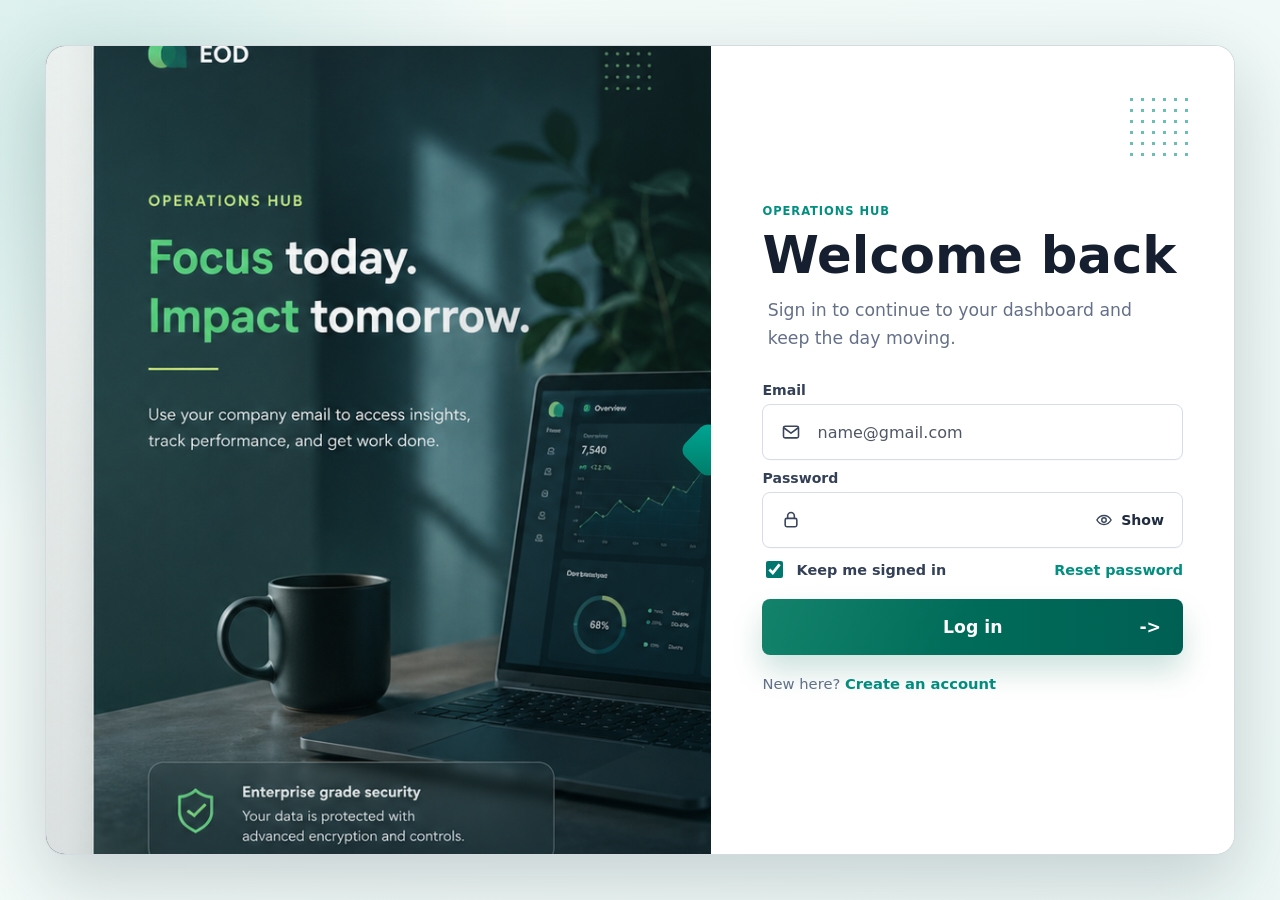
<file: login.html>
<!doctype html>
<html lang="en">
  <head>
    <meta charset="utf-8" />
    <meta name="viewport" content="width=device-width, initial-scale=1" />
    <title>Login - Enterprise Operations Dashboard</title>
    <link rel="stylesheet" href="auth.css" />
    <script src="auth.js" defer></script>
  </head>
  <body class="login-page">
    <main class="auth-shell login-shell">
      <section class="login-card" aria-labelledby="loginTitle">
        <aside class="login-visual" aria-label="Operations hub workspace preview">
          <img src="log/log in.png" alt="" aria-hidden="true" />
        </aside>

        <div class="auth-panel login-panel">
          <div class="dot-grid" aria-hidden="true"></div>
          <p class="eyebrow">Operations Hub</p>
          <h1 id="loginTitle">Welcome back</h1>
          <p class="auth-copy">Sign in to continue to your dashboard and keep the day moving.</p>

          <form class="auth-form" data-auth-form="login" novalidate>
            <label>
              <span>Email</span>
              <span class="input-shell">
                <svg viewBox="0 0 24 24" aria-hidden="true">
                  <rect x="3" y="5" width="18" height="14" rx="2"></rect>
                  <path d="m3.7 7.2 8.3 6.1 8.3-6.1"></path>
                </svg>
                <input name="email" type="email" autocomplete="email" placeholder="name@gmail.com" required />
              </span>
              <small class="field-error" data-error-for="email"></small>
            </label>

            <label class="password-field">
              <span>Password</span>
              <span class="input-shell">
                <svg viewBox="0 0 24 24" aria-hidden="true">
                  <rect x="5" y="10" width="14" height="10" rx="2"></rect>
                  <path d="M8 10V7a4 4 0 0 1 8 0v3"></path>
                </svg>
                <input
                  id="loginPassword"
                  name="password"
                  type="password"
                  autocomplete="current-password"
                  minlength="8"
                  value=""
                  required
                />
                <button
                  class="toggle-password"
                  type="button"
                  data-toggle-password="loginPassword"
                  aria-label="Show password"
                >
                  <svg viewBox="0 0 24 24" aria-hidden="true">
                    <path d="M2.5 12s3.5-6 9.5-6 9.5 6 9.5 6-3.5 6-9.5 6-9.5-6-9.5-6Z"></path>
                    <circle cx="12" cy="12" r="3"></circle>
                  </svg>
                  <span>Show</span>
                </button>
              </span>
              <small class="field-error" data-error-for="password"></small>
            </label>

            <div class="login-options">
              <label class="remember-row">
                <input name="remember" type="checkbox" checked />
                <span>Keep me signed in</span>
              </label>
              <button class="text-link" type="button" data-open-reset="resetPassword">Reset password</button>
            </div>

            <button class="submit-button" type="submit">
              <span class="button-text">Log in</span>
            </button>
            <p class="message" data-form-message role="status"></p>
          </form>

          <section class="reset-panel" id="resetPassword" hidden>
            <form class="reset-form" data-reset-form novalidate>
              <label>
                <span>Email</span>
                <input name="resetEmail" type="email" autocomplete="email" placeholder="name@gmail.com" required />
                <small class="field-error" data-error-for="resetEmail"></small>
              </label>
              <button class="submit-button submit-button--secondary" type="submit">
                <span class="button-text">Send reset link</span>
              </button>
              <p class="message" data-form-message role="status"></p>
            </form>
          </section>

          <p class="auth-footer">New here? <a href="/signup">Create an account</a></p>
        </div>
      </section>
    </main>
  </body>
</html>
</file>
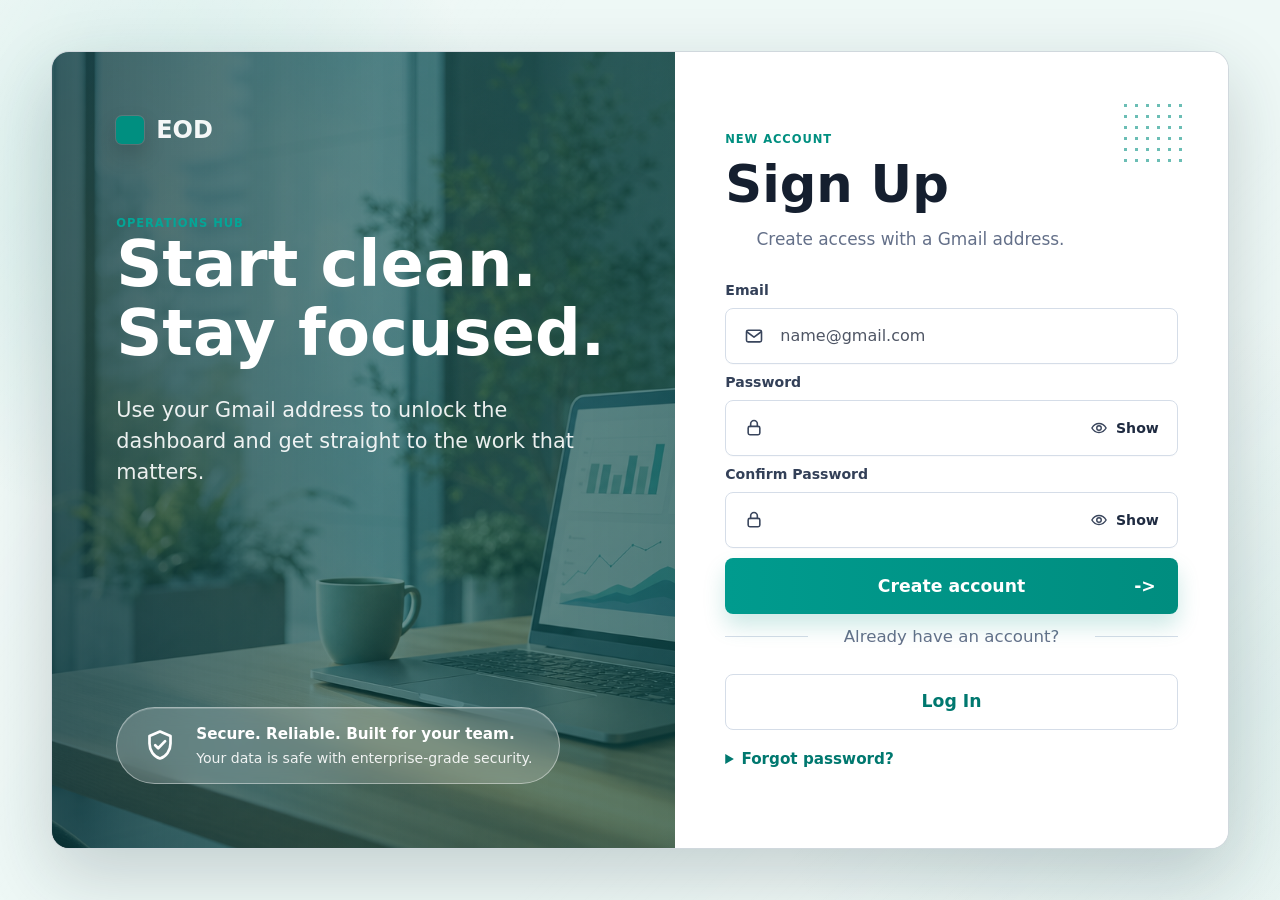
<file: signup.html>
<!doctype html>
<html lang="en">
  <head>
    <meta charset="utf-8" />
    <meta name="viewport" content="width=device-width, initial-scale=1" />
    <title>Sign Up - Enterprise Operations Dashboard</title>
    <link rel="stylesheet" href="auth.css" />
    <script src="auth.js" defer></script>
  </head>
  <body class="signup-page">
    <main class="auth-shell signup-shell">
      <section class="signup-card" aria-labelledby="signupTitle">
        <aside class="signup-visual" aria-label="Calm workspace dashboard preview">
          <img src="assets/signup-chill-workspace.png" alt="Calm workspace with dashboard charts" />
          <div class="visual-brand">
            <span class="brand-tile" aria-hidden="true"></span>
            <span>EOD</span>
          </div>
          <div class="visual-caption">
            <p class="eyebrow">Operations Hub</p>
            <h2>Start clean.<br />Stay focused.</h2>
            <p>Use your Gmail address to unlock the dashboard and get straight to the work that matters.</p>
          </div>
          <div class="security-note">
            <span class="security-icon" aria-hidden="true">
              <svg viewBox="0 0 24 24">
                <path d="M12 3 5 6v5c0 4.6 2.9 8.8 7 10 4.1-1.2 7-5.4 7-10V6l-7-3Z"></path>
                <path d="m8.8 12.2 2 2 4.6-4.8"></path>
              </svg>
            </span>
            <span>
              <strong>Secure. Reliable. Built for your team.</strong>
              <small>Your data is safe with enterprise-grade security.</small>
            </span>
          </div>
        </aside>

        <div class="auth-panel signup-panel">
          <div class="dot-grid" aria-hidden="true"></div>
          <p class="eyebrow">New Account</p>
          <h1 id="signupTitle">Sign Up</h1>
          <p class="auth-copy">Create access with a Gmail address.</p>

          <form class="auth-form" data-auth-form="signup" novalidate>
            <label>
              <span>Email</span>
              <span class="input-shell">
                <svg viewBox="0 0 24 24" aria-hidden="true">
                  <rect x="3" y="5" width="18" height="14" rx="2"></rect>
                  <path d="m3.7 7.2 8.3 6.1 8.3-6.1"></path>
                </svg>
                <input name="email" type="email" autocomplete="email" placeholder="name@gmail.com" required />
              </span>
              <small class="field-error" data-error-for="email"></small>
            </label>

            <label class="password-field">
              <span>Password</span>
              <span class="input-shell">
                <svg viewBox="0 0 24 24" aria-hidden="true">
                  <rect x="5" y="10" width="14" height="10" rx="2"></rect>
                  <path d="M8 10V7a4 4 0 0 1 8 0v3"></path>
                </svg>
                <input id="signupPassword" name="password" type="password" autocomplete="new-password" minlength="8" required />
                <button
                  class="toggle-password"
                  type="button"
                  data-toggle-password="signupPassword"
                  aria-label="Show password"
                >
                  <svg viewBox="0 0 24 24" aria-hidden="true">
                    <path d="M2.5 12s3.5-6 9.5-6 9.5 6 9.5 6-3.5 6-9.5 6-9.5-6-9.5-6Z"></path>
                    <circle cx="12" cy="12" r="3"></circle>
                  </svg>
                  <span>Show</span>
                </button>
              </span>
              <small class="field-error" data-error-for="password"></small>
            </label>

            <label class="password-field">
              <span>Confirm Password</span>
              <span class="input-shell">
                <svg viewBox="0 0 24 24" aria-hidden="true">
                  <rect x="5" y="10" width="14" height="10" rx="2"></rect>
                  <path d="M8 10V7a4 4 0 0 1 8 0v3"></path>
                </svg>
                <input id="confirmPassword" name="confirmPassword" type="password" autocomplete="new-password" minlength="8" required />
                <button
                  class="toggle-password"
                  type="button"
                  data-toggle-password="confirmPassword"
                  aria-label="Show password"
                >
                  <svg viewBox="0 0 24 24" aria-hidden="true">
                    <path d="M2.5 12s3.5-6 9.5-6 9.5 6 9.5 6-3.5 6-9.5 6-9.5-6-9.5-6Z"></path>
                    <circle cx="12" cy="12" r="3"></circle>
                  </svg>
                  <span>Show</span>
                </button>
              </span>
              <small class="field-error" data-error-for="confirmPassword"></small>
            </label>

            <button class="submit-button" type="submit">
              <span class="button-text">Create account</span>
            </button>
            <p class="message" data-form-message role="status"></p>
          </form>

          <div class="auth-footer auth-footer--action">
            <span class="footer-divider">Already have an account?</span>
            <a class="auth-link-button" href="/login">Log In</a>
          </div>

          <details class="forgot-panel">
            <summary>Forgot password?</summary>
            <form class="reset-form" data-reset-form novalidate>
              <label>
                <span>Email</span>
                <input name="resetEmail" type="email" autocomplete="email" placeholder="name@gmail.com" required />
                <small class="field-error" data-error-for="resetEmail"></small>
              </label>
              <button class="submit-button submit-button--secondary" type="submit">
                <span class="button-text">Send Reset Link</span>
              </button>
              <p class="message" data-form-message role="status"></p>
            </form>
          </details>
        </div>
      </section>
    </main>
  </body>
</html>
</file>
<file: auth.css>
:root {
  color-scheme: light;
  --ink: #151f2f;
  --muted: #647089;
  --line: #d5dde8;
  --paper: #eef8f6;
  --surface: #ffffff;
  --surface-strong: #eef3f8;
  --teal: #008f80;
  --teal-dark: #00786f;
  --red: #c2413b;
  --green: #2f9b68;
  --indigo: #5366c9;
  --shadow: 0 24px 70px rgba(28, 39, 55, 0.12);
}

* {
  box-sizing: border-box;
}

html {
  min-height: 100%;
}

body {
  min-height: 100vh;
  min-height: 100svh;
  margin: 0;
  background:
    linear-gradient(135deg, rgba(22, 131, 122, 0.14), transparent 34%),
    linear-gradient(315deg, rgba(83, 102, 201, 0.12), transparent 38%),
    var(--paper);
  color: var(--ink);
  font-family:
    Inter, ui-sans-serif, system-ui, -apple-system, BlinkMacSystemFont, "Segoe UI",
    sans-serif;
  letter-spacing: 0;
  -webkit-font-smoothing: antialiased;
  text-rendering: optimizeLegibility;
}

button,
input {
  font: inherit;
}

.auth-shell {
  min-height: 100vh;
  min-height: 100svh;
  display: grid;
  place-items: center;
  padding: 24px;
}

.auth-panel {
  width: min(100%, 460px);
  padding: 34px;
  border: 1px solid var(--line);
  border-radius: 8px;
  background: rgba(255, 255, 255, 0.96);
  box-shadow: var(--shadow);
}

.login-page {
  position: relative;
  background:
    radial-gradient(circle at 8% 14%, rgba(0, 143, 128, 0.15), transparent 30%),
    linear-gradient(120deg, rgba(245, 251, 249, 0.96), rgba(237, 248, 246, 0.8)),
    var(--paper);
}

.login-shell {
  padding: clamp(16px, 3.5vw, 48px);
}

.login-card {
  position: relative;
  width: min(1360px, 100%);
  min-height: clamp(650px, calc(100svh - clamp(32px, 7vw, 96px)), 820px);
  display: grid;
  grid-template-columns: minmax(0, 1.12fr) minmax(470px, 0.88fr);
  overflow: hidden;
  border: 1px solid rgba(122, 143, 159, 0.32);
  border-radius: 20px;
  background: var(--surface);
  box-shadow: 0 26px 72px rgba(23, 43, 55, 0.2);
  animation: settle-in 360ms ease-out both;
}

.login-visual {
  position: relative;
  min-height: 0;
  overflow: hidden;
  background: #082b2e;
  color: #fff;
}

.login-visual img {
  position: absolute;
  top: 50%;
  left: 0;
  width: 205%;
  max-width: none;
  min-height: 100%;
  height: auto;
  display: block;
  transform: translateY(-50%);
}

.login-visual::after {
  content: "";
  position: absolute;
  inset: 0;
  background:
    linear-gradient(90deg, rgba(4, 31, 35, 0.04), rgba(4, 31, 35, 0) 52%, rgba(4, 31, 35, 0.24)),
    linear-gradient(0deg, rgba(4, 31, 35, 0.08), rgba(255, 255, 255, 0.04));
  pointer-events: none;
}

.login-visual::before {
  content: "";
  position: absolute;
  top: 50%;
  right: -18px;
  z-index: 1;
  width: 42px;
  height: 42px;
  border-radius: 10px;
  background: linear-gradient(135deg, #00a896, #007a67);
  box-shadow: 0 12px 28px rgba(0, 87, 77, 0.24);
  transform: translateY(-50%) rotate(45deg);
}

.login-panel {
  position: relative;
  width: 100%;
  align-self: stretch;
  display: grid;
  align-content: center;
  justify-items: center;
  border: 0;
  border-radius: 0;
  background: #fff;
  box-shadow: none;
  padding: clamp(34px, 5vh, 68px) clamp(30px, 4vw, 60px);
}

.login-panel > :not(.dot-grid) {
  width: min(448px, 100%);
}

.signup-page {
  position: relative;
  background:
    radial-gradient(circle at 12% 20%, rgba(0, 143, 128, 0.16), transparent 26%),
    radial-gradient(circle at 92% 80%, rgba(82, 156, 151, 0.15), transparent 30%),
    var(--paper);
}

.signup-page::before {
  content: "";
  position: fixed;
  inset: 0;
  pointer-events: none;
  background:
    linear-gradient(120deg, rgba(255, 255, 255, 0.34), transparent 32%),
    linear-gradient(315deg, rgba(255, 255, 255, 0.26), transparent 36%);
  opacity: 0.85;
}

.signup-shell {
  padding: clamp(18px, 4vw, 56px);
}

.signup-card {
  position: relative;
  width: min(1288px, 100%);
  min-height: clamp(640px, calc(100svh - clamp(36px, 8vw, 112px)), 836px);
  display: grid;
  grid-template-columns: minmax(0, 1.06fr) minmax(500px, 0.94fr);
  overflow: hidden;
  border: 1px solid rgba(122, 143, 159, 0.35);
  border-radius: 18px;
  background: var(--surface);
  box-shadow: 0 26px 70px rgba(23, 43, 55, 0.2);
  animation: settle-in 360ms ease-out both;
}

.signup-visual {
  position: relative;
  min-height: 0;
  display: flex;
  flex-direction: column;
  justify-content: space-between;
  overflow: hidden;
  padding: clamp(42px, 5vw, 68px) clamp(42px, 5vw, 64px);
  background: #dfece7;
  color: #fff;
}

.signup-visual img {
  position: absolute;
  inset: 0;
  width: 100%;
  height: 100%;
  display: block;
  object-fit: cover;
  object-position: 50% 50%;
  transform: scale(1.01);
}

.signup-visual::after {
  content: "";
  position: absolute;
  inset: 0;
  background:
    linear-gradient(90deg, rgba(8, 53, 57, 0.72), rgba(9, 76, 73, 0.5) 52%, rgba(13, 80, 77, 0.58)),
    linear-gradient(0deg, rgba(6, 44, 47, 0.22), rgba(6, 44, 47, 0.16));
}

.visual-brand {
  position: relative;
  z-index: 1;
  display: inline-flex;
  align-items: center;
  gap: 12px;
  width: fit-content;
  color: rgba(255, 255, 255, 0.94);
  font-size: 1.5rem;
  font-weight: 850;
}

.brand-tile {
  width: 28px;
  height: 28px;
  border-radius: 6px;
  background: var(--teal);
  box-shadow: 0 0 0 1px rgba(255, 255, 255, 0.12), 0 10px 22px rgba(0, 0, 0, 0.18);
}

.visual-caption {
  position: relative;
  z-index: 1;
  max-width: 540px;
  margin-top: clamp(54px, 8vh, 104px);
  margin-bottom: auto;
  color: #fff;
}

.visual-caption .eyebrow {
  color: #04a596;
}

.visual-caption h2 {
  max-width: 520px;
  margin: 0;
  font-size: clamp(2.75rem, 5.2vw, 4rem);
  line-height: 1.08;
  letter-spacing: 0;
  font-weight: 900;
}

.visual-caption p:last-child {
  max-width: 500px;
  margin: clamp(20px, 3vh, 30px) 0 0;
  color: rgba(255, 255, 255, 0.91);
  font-size: clamp(1.05rem, 1.7vw, 1.3rem);
  line-height: 1.48;
}

.security-note {
  position: relative;
  z-index: 1;
  width: min(444px, 100%);
  display: flex;
  align-items: center;
  gap: 18px;
  padding: 17px 25px;
  border: 1px solid rgba(255, 255, 255, 0.42);
  border-radius: 999px;
  background: rgba(255, 255, 255, 0.18);
  box-shadow: inset 0 1px 0 rgba(255, 255, 255, 0.18);
  backdrop-filter: blur(12px);
}

.security-icon,
.security-note svg {
  width: 36px;
  height: 36px;
  flex: 0 0 auto;
}

.security-note svg {
  fill: none;
  stroke: currentColor;
  stroke-width: 1.8;
  stroke-linecap: round;
  stroke-linejoin: round;
}

.security-note strong,
.security-note small {
  display: block;
}

.security-note strong {
  font-size: 0.95rem;
  line-height: 1.25;
}

.security-note small {
  margin-top: 6px;
  color: rgba(255, 255, 255, 0.9);
  font-size: 0.88rem;
}

.signup-panel {
  position: relative;
  width: 100%;
  border: 0;
  border-radius: 0;
  box-shadow: none;
  background: #fff;
  align-self: stretch;
  display: grid;
  align-content: center;
  justify-items: center;
  padding: clamp(30px, 5vh, 70px) clamp(28px, 4vw, 50px);
}

.signup-panel > :not(.dot-grid) {
  width: min(506px, 100%);
}

.dot-grid {
  position: absolute;
  top: 48px;
  right: 46px;
  width: 62px;
  height: 62px;
  opacity: 0.58;
  background-image: radial-gradient(circle, var(--teal) 1.6px, transparent 1.7px);
  background-size: 11px 11px;
}

.brand-mark {
  display: grid;
  place-items: center;
  width: 52px;
  height: 52px;
  margin-bottom: 22px;
  border-radius: 8px;
  background: var(--teal);
  color: #fff;
  font-weight: 850;
}

.eyebrow {
  margin: 0;
  color: var(--teal);
  font-size: 0.72rem;
  font-weight: 800;
  letter-spacing: 0.08em;
  text-transform: uppercase;
}

h1 {
  margin: 8px 0 10px;
  font-size: clamp(1.8rem, 7vw, 2.55rem);
  line-height: 1.04;
  letter-spacing: 0;
}

.signup-panel h1 {
  margin: 12px 0 14px;
  font-size: clamp(2.6rem, 4vw, 3.25rem);
  font-weight: 900;
}

.login-panel h1 {
  max-width: 440px;
  margin: 10px 0 14px;
  font-size: clamp(2.45rem, 4vw, 3.25rem);
  font-weight: 900;
  line-height: 1.08;
}

.auth-copy,
.auth-footer {
  color: var(--muted);
  line-height: 1.55;
}

.auth-copy {
  margin: 0;
}

.signup-panel .auth-copy {
  max-width: 390px;
  font-size: 1.06rem;
}

.login-panel .auth-copy {
  max-width: 410px;
  font-size: 1.08rem;
  line-height: 1.6;
}

.auth-form {
  display: grid;
  gap: 14px;
  margin-top: 26px;
  position: relative;
  z-index: 1;
}

.signup-panel .auth-form {
  gap: 10px;
  margin-top: 30px;
}

.login-panel .auth-form {
  gap: 10px;
  margin-top: 30px;
}

label {
  display: grid;
  gap: 6px;
  min-width: 0;
}

label > span:first-child {
  color: var(--muted);
  font-size: 0.78rem;
  font-weight: 800;
}

.signup-panel label {
  gap: 10px;
}

.signup-panel label > span:first-child,
.login-panel label > span:first-child {
  color: #334058;
  font-size: 0.88rem;
  font-weight: 850;
}

input {
  min-height: 46px;
  width: 100%;
  border: 1px solid var(--line);
  border-radius: 6px;
  background: var(--surface);
  color: var(--ink);
  padding: 0 12px;
  outline: none;
}

input:focus {
  border-color: var(--teal);
  box-shadow: 0 0 0 3px rgba(22, 131, 122, 0.14);
}

.input-shell {
  min-height: 56px;
  display: flex;
  align-items: center;
  gap: 16px;
  padding: 0 18px;
  border: 1px solid var(--line);
  border-radius: 8px;
  background: #fff;
  box-shadow: 0 1px 0 rgba(15, 28, 45, 0.02);
  transition: border-color 180ms ease, box-shadow 180ms ease, transform 180ms ease;
}

.input-shell:focus-within {
  border-color: rgba(0, 143, 128, 0.7);
  box-shadow: 0 0 0 4px rgba(0, 143, 128, 0.12);
  transform: translateY(-1px);
}

.input-shell svg {
  width: 20px;
  height: 20px;
  flex: 0 0 auto;
  fill: none;
  stroke: #39455c;
  stroke-width: 1.9;
  stroke-linecap: round;
  stroke-linejoin: round;
}

.input-shell input,
.input-shell input:focus {
  min-height: 54px;
  border: 0;
  border-radius: 0;
  padding: 0;
  background: transparent;
  box-shadow: none;
  color: var(--ink);
  font-size: 1rem;
  font-weight: 500;
  line-height: 1.2;
}

.input-shell input::placeholder {
  color: #4f5665;
  font-weight: 500;
  opacity: 1;
}

.field-error {
  min-height: 18px;
  color: var(--red);
  font-size: 0.78rem;
  line-height: 1.35;
}

.field-error:empty {
  display: none;
}

.password-field {
  position: relative;
}

.password-field input {
  padding-right: 84px;
}

.signup-panel .password-field input {
  padding-right: 0;
}

.login-panel .password-field input {
  padding-right: 0;
}

.toggle-password {
  position: absolute;
  right: 6px;
  bottom: 6px;
  min-height: 32px;
  border: 1px solid var(--line);
  border-radius: 6px;
  background: var(--surface-strong);
  color: var(--ink);
  padding: 0 10px;
  font-size: 0.78rem;
  font-weight: 800;
  cursor: pointer;
}

.toggle-password:hover {
  border-color: var(--teal);
}

.signup-panel .toggle-password,
.login-panel .toggle-password {
  position: static;
  min-height: 0;
  display: inline-flex;
  align-items: center;
  justify-content: flex-end;
  gap: 8px;
  min-width: 76px;
  border: 0;
  background: transparent;
  color: #1f2b41;
  padding: 0;
  font-size: 0.88rem;
  font-weight: 900;
  transition: color 160ms ease, opacity 160ms ease;
}

.signup-panel .toggle-password svg,
.login-panel .toggle-password svg {
  width: 18px;
  height: 18px;
}

.signup-panel .toggle-password span,
.login-panel .toggle-password span {
  color: inherit;
  font-size: inherit;
  font-weight: inherit;
}

.login-options {
  display: flex;
  align-items: center;
  justify-content: space-between;
  gap: 14px;
  margin: 0 0 8px;
  color: #334058;
  font-size: 0.9rem;
  font-weight: 800;
}

.text-link {
  border: 0;
  background: transparent;
  color: var(--teal);
  padding: 0;
  font: inherit;
  font-weight: 850;
  cursor: pointer;
}

.text-link:hover {
  text-decoration: underline;
}

.remember-row {
  display: inline-flex;
  align-items: center;
  gap: 10px;
}

.remember-row input {
  width: 17px;
  height: 17px;
  min-height: 0;
  accent-color: var(--teal-dark);
}

.form-row {
  display: flex;
  align-items: center;
  justify-content: space-between;
  gap: 12px;
  color: var(--muted);
  font-size: 0.86rem;
}

.check-row {
  display: flex;
  align-items: flex-start;
  gap: 8px;
  color: var(--muted);
  font-size: 0.86rem;
  line-height: 1.45;
}

.check-row input {
  width: auto;
  min-height: auto;
  margin-top: 3px;
}

.submit-button {
  position: relative;
  min-height: 46px;
  border: 1px solid var(--teal-dark);
  border-radius: 6px;
  background: var(--teal);
  color: #fff;
  padding: 0 14px;
  font-weight: 850;
  cursor: pointer;
}

.signup-panel .submit-button {
  min-height: 56px;
  display: inline-flex;
  align-items: center;
  justify-content: center;
  border: 0;
  border-radius: 8px;
  background: linear-gradient(90deg, #009b8e, #008d7f);
  box-shadow: 0 12px 22px rgba(0, 143, 128, 0.2);
  font-size: 1.08rem;
  font-weight: 900;
  transition: transform 180ms ease, box-shadow 180ms ease, filter 180ms ease;
}

.login-panel .submit-button {
  min-height: 56px;
  display: inline-flex;
  align-items: center;
  justify-content: center;
  border: 0;
  border-radius: 8px;
  background:
    linear-gradient(115deg, rgba(255, 255, 255, 0.08), transparent 48%),
    linear-gradient(90deg, #00785f, #005f53);
  box-shadow: 0 16px 30px rgba(0, 111, 83, 0.2);
  font-size: 1.08rem;
  font-weight: 900;
  transition: transform 180ms ease, box-shadow 180ms ease, filter 180ms ease;
}

.signup-panel .submit-button:not(.loading)::after,
.login-panel .submit-button:not(.loading)::after {
  position: absolute;
  right: 22px;
  content: "->";
  font-weight: 900;
}

.submit-button:hover {
  filter: brightness(0.96);
}

.signup-panel .submit-button:hover,
.signup-panel .auth-link-button:hover,
.login-panel .submit-button:hover,
.login-panel .auth-link-button:hover {
  transform: translateY(-1px);
}

.signup-panel .submit-button:hover,
.login-panel .submit-button:hover {
  box-shadow: 0 16px 28px rgba(0, 143, 128, 0.24);
}

.submit-button--secondary {
  border-color: var(--line);
  background: var(--surface-strong);
  color: var(--ink);
}

.signup-panel .submit-button--secondary {
  border: 1px solid var(--line);
  background: var(--surface-strong);
  color: var(--ink);
  box-shadow: none;
}

.login-panel .submit-button--secondary {
  min-height: 48px;
  border: 1px solid var(--line);
  background: var(--surface-strong);
  color: var(--ink);
  box-shadow: none;
  font-size: 0.95rem;
}

.signup-panel .submit-button--secondary:not(.loading)::after,
.login-panel .submit-button--secondary:not(.loading)::after {
  content: none;
}

.submit-button:disabled {
  cursor: wait;
  opacity: 0.72;
}

.submit-button.loading .button-text {
  opacity: 0;
}

.submit-button.loading::after {
  content: "";
  position: absolute;
  inset: 0;
  width: 18px;
  height: 18px;
  margin: auto;
  border: 2px solid rgba(255, 255, 255, 0.45);
  border-top-color: #fff;
  border-radius: 50%;
  animation: spin 0.8s linear infinite;
}

.message {
  min-height: 22px;
  margin: 0;
  font-size: 0.9rem;
  line-height: 1.45;
}

.message:empty {
  display: none;
}

.message.error {
  color: var(--red);
}

.message.success {
  color: var(--green);
}

.auth-message-link {
  color: inherit;
  font-weight: 800;
  text-decoration: underline;
  text-underline-offset: 3px;
}

.auth-footer {
  margin: 18px 0 0;
  font-size: 0.92rem;
}

.auth-footer--action {
  display: grid;
  gap: 10px;
}

.signup-panel .auth-footer--action {
  margin-top: 10px;
  gap: 24px;
}

.login-panel .auth-footer--action {
  margin-top: 18px;
  gap: 22px;
}

.login-panel .auth-footer--action p {
  margin: 0;
  text-align: center;
}

.auth-link-button {
  min-height: 40px;
  display: inline-flex;
  align-items: center;
  justify-content: center;
  border: 1px solid var(--line);
  border-radius: 6px;
  background: var(--surface);
  color: var(--ink);
  padding: 0 14px;
  font-weight: 850;
}

.signup-panel .auth-link-button {
  min-height: 56px;
  border-radius: 8px;
  color: var(--teal-dark);
  font-size: 1.08rem;
  font-weight: 900;
  transition: transform 180ms ease, border-color 180ms ease, background 180ms ease;
}

.login-panel .auth-link-button {
  min-height: 56px;
  gap: 12px;
  border-radius: 8px;
  color: var(--ink);
  font-size: 1.02rem;
  font-weight: 900;
  transition: transform 180ms ease, border-color 180ms ease, background 180ms ease;
}

.sso-button {
  width: 100%;
  cursor: pointer;
}

.sso-button svg {
  width: 21px;
  height: 21px;
  fill: none;
  stroke: var(--teal-dark);
  stroke-width: 1.9;
  stroke-linecap: round;
  stroke-linejoin: round;
}

.auth-link-button:hover {
  border-color: var(--teal);
  text-decoration: none;
}

.footer-divider {
  display: grid;
  grid-template-columns: 1fr auto 1fr;
  align-items: center;
  gap: 36px;
  color: var(--muted);
  font-size: 1.04rem;
}

.footer-divider::before,
.footer-divider::after {
  height: 1px;
  content: "";
  background: var(--line);
}

.forgot-panel {
  margin-top: 16px;
  border-top: 1px solid var(--line);
  padding-top: 16px;
  position: relative;
  z-index: 1;
}

.forgot-panel summary {
  color: var(--teal);
  font-weight: 850;
  cursor: pointer;
}

.signup-panel .forgot-panel {
  margin-top: 20px;
  border-top: 0;
  padding-top: 0;
}

.signup-panel .forgot-panel summary,
.login-panel .forgot-panel summary {
  width: fit-content;
  color: var(--teal-dark);
  font-size: 0.95rem;
  font-weight: 900;
}

.login-panel .forgot-panel {
  width: min(486px, 100%);
  margin-top: 18px;
}

.reset-panel {
  width: min(440px, 100%);
  margin-top: 16px;
  padding-top: 16px;
  border-top: 1px solid var(--line);
}

.reset-form {
  display: grid;
  gap: 12px;
  margin-top: 14px;
}

a {
  color: var(--teal);
  font-weight: 800;
  text-decoration: none;
}

a:hover {
  text-decoration: underline;
}

@keyframes spin {
  to {
    transform: rotate(360deg);
  }
}

@keyframes settle-in {
  from {
    opacity: 0;
    transform: translateY(10px) scale(0.995);
  }

  to {
    opacity: 1;
    transform: translateY(0) scale(1);
  }
}

@media (prefers-reduced-motion: reduce) {
  *,
  *::before,
  *::after {
    animation-duration: 1ms !important;
    scroll-behavior: auto !important;
    transition-duration: 1ms !important;
  }
}

@media (max-width: 520px) {
  .auth-shell {
    padding: 16px;
  }

  .auth-panel {
    padding: 24px;
  }

  .form-row {
    align-items: flex-start;
    flex-direction: column;
  }
}

@media (max-width: 920px) {
  .login-shell {
    padding: 24px;
  }

  .login-card {
    min-height: auto;
    grid-template-columns: 1fr;
  }

  .login-visual {
    min-height: 420px;
  }

  .login-visual img {
    width: 175%;
  }

  .login-visual::before {
    top: auto;
    right: auto;
    bottom: -18px;
    left: 50%;
    transform: translateX(-50%) rotate(45deg);
  }

  .login-panel {
    padding: 56px 34px;
  }

  .signup-shell {
    padding: 24px;
  }

  .signup-card {
    min-height: auto;
    grid-template-columns: 1fr;
  }

  .signup-visual {
    min-height: 450px;
    padding: 42px;
  }

  .signup-panel {
    padding: 56px 34px;
  }
}

@media (max-width: 520px) {
  .login-shell {
    padding: 14px;
  }

  .login-card {
    border-radius: 16px;
  }

  .login-visual {
    min-height: 300px;
  }

  .login-visual img {
    width: 185%;
  }

  .login-panel {
    padding: 44px 20px 32px;
  }

  .login-panel h1 {
    font-size: 2.45rem;
  }

  .login-options {
    align-items: flex-start;
    flex-direction: column;
  }

  .login-panel .toggle-password span {
    position: absolute;
    width: 1px;
    height: 1px;
    overflow: hidden;
    clip: rect(0 0 0 0);
    white-space: nowrap;
  }

  .signup-shell {
    padding: 14px;
  }

  .signup-card {
    border-radius: 14px;
  }

  .signup-visual {
    min-height: 390px;
    padding: 30px 24px;
  }

  .visual-caption {
    margin-top: 54px;
  }

  .visual-caption h2 {
    font-size: 2.5rem;
  }

  .visual-caption p:last-child {
    font-size: 1.05rem;
  }

  .security-note {
    align-items: flex-start;
    border-radius: 18px;
    padding: 15px;
  }

  .signup-panel {
    padding: 44px 20px 32px;
  }

  .dot-grid {
    top: 28px;
    right: 26px;
    width: 48px;
    height: 48px;
  }

  .signup-panel h1 {
    font-size: 2.5rem;
  }

  .input-shell {
    gap: 12px;
    padding: 0 14px;
  }

  .signup-panel .toggle-password {
    min-width: auto;
  }

  .signup-panel .toggle-password span {
    position: absolute;
    width: 1px;
    height: 1px;
    overflow: hidden;
    clip: rect(0 0 0 0);
    white-space: nowrap;
  }

  .footer-divider {
    gap: 14px;
    font-size: 0.94rem;
  }
}
</file>
